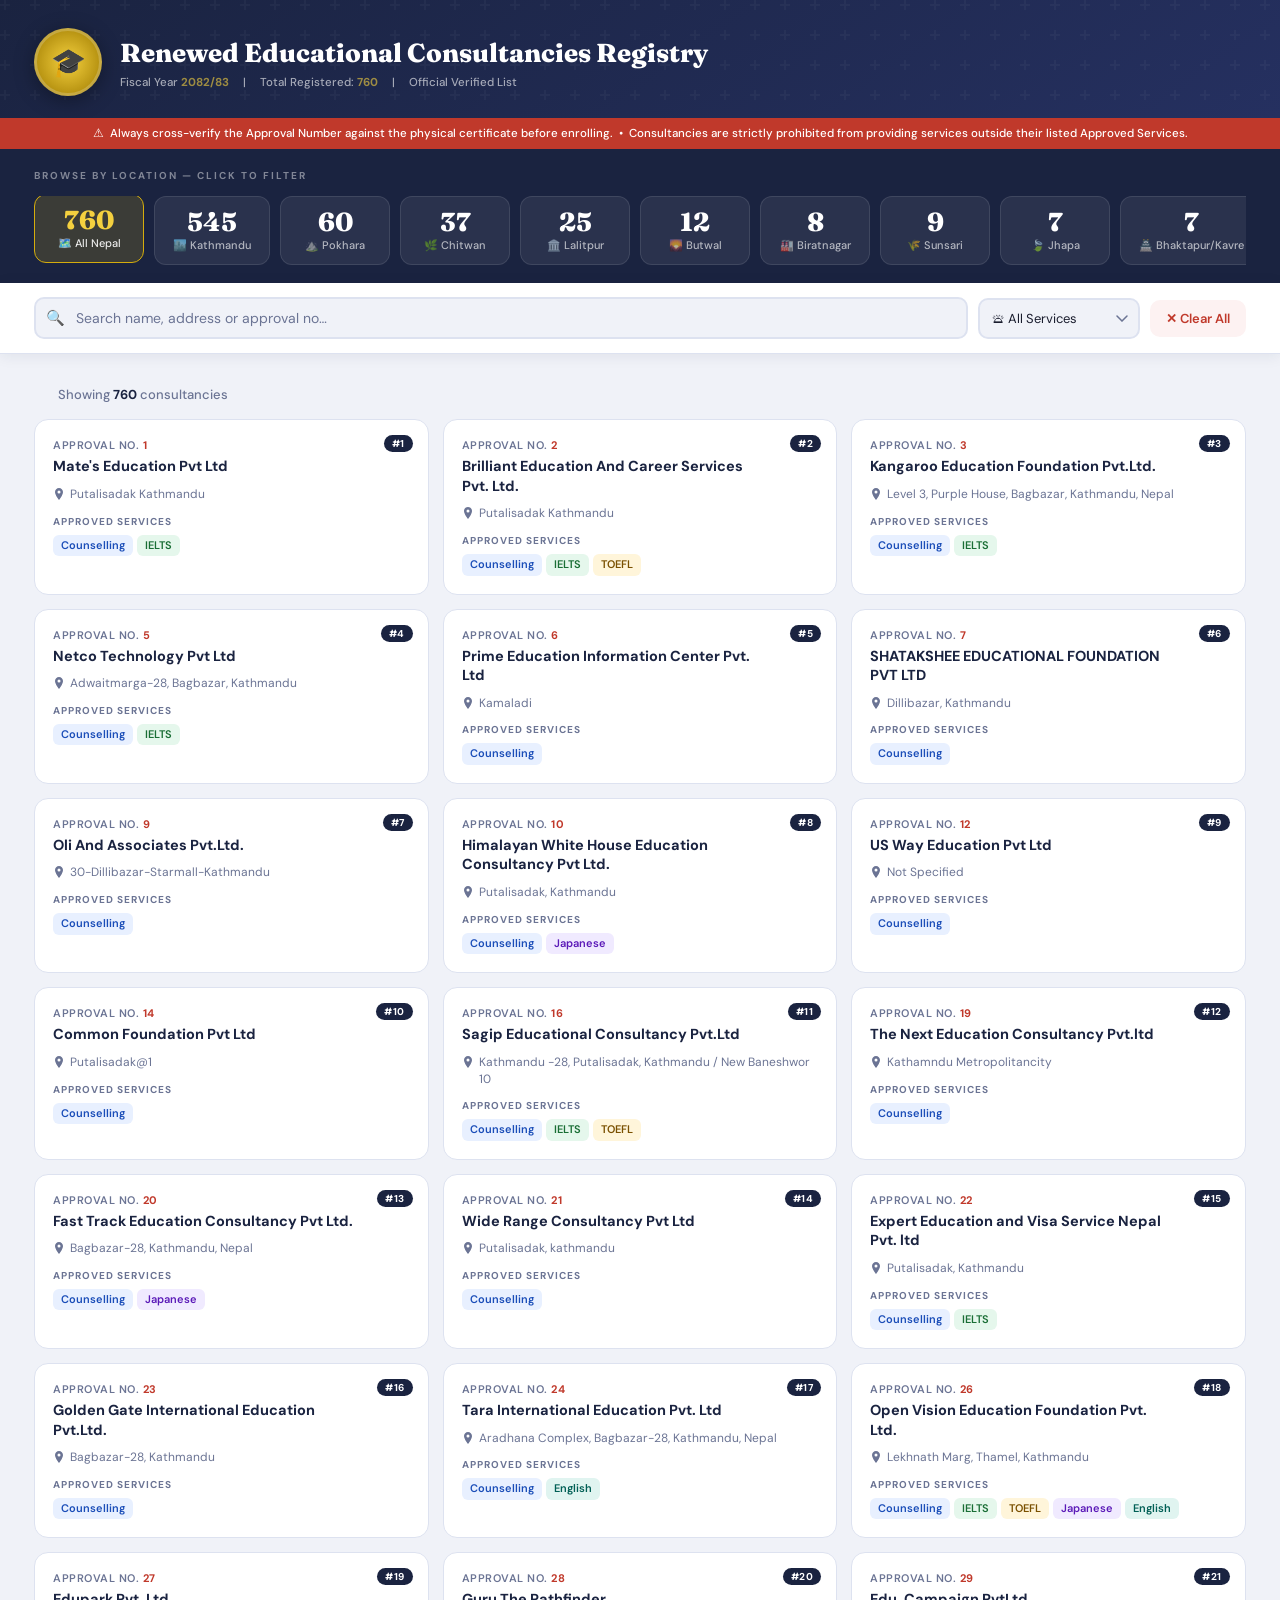
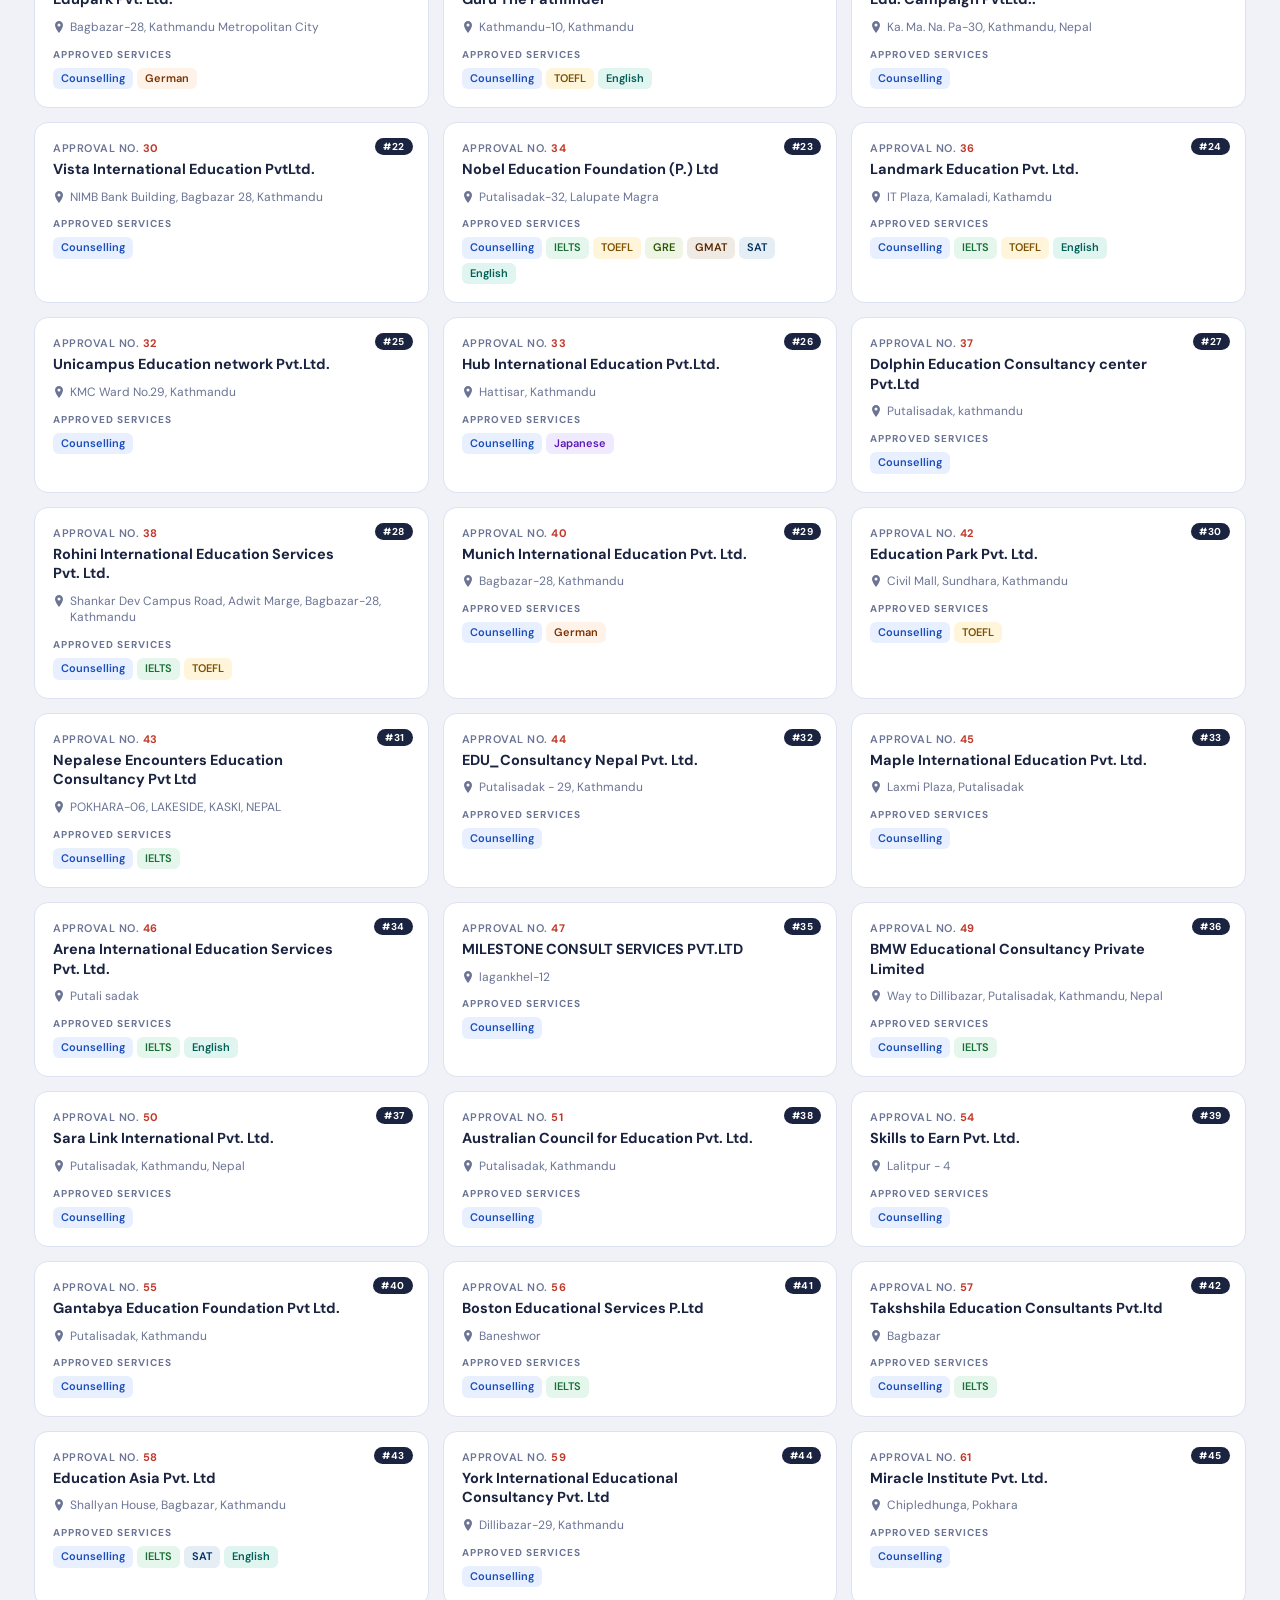
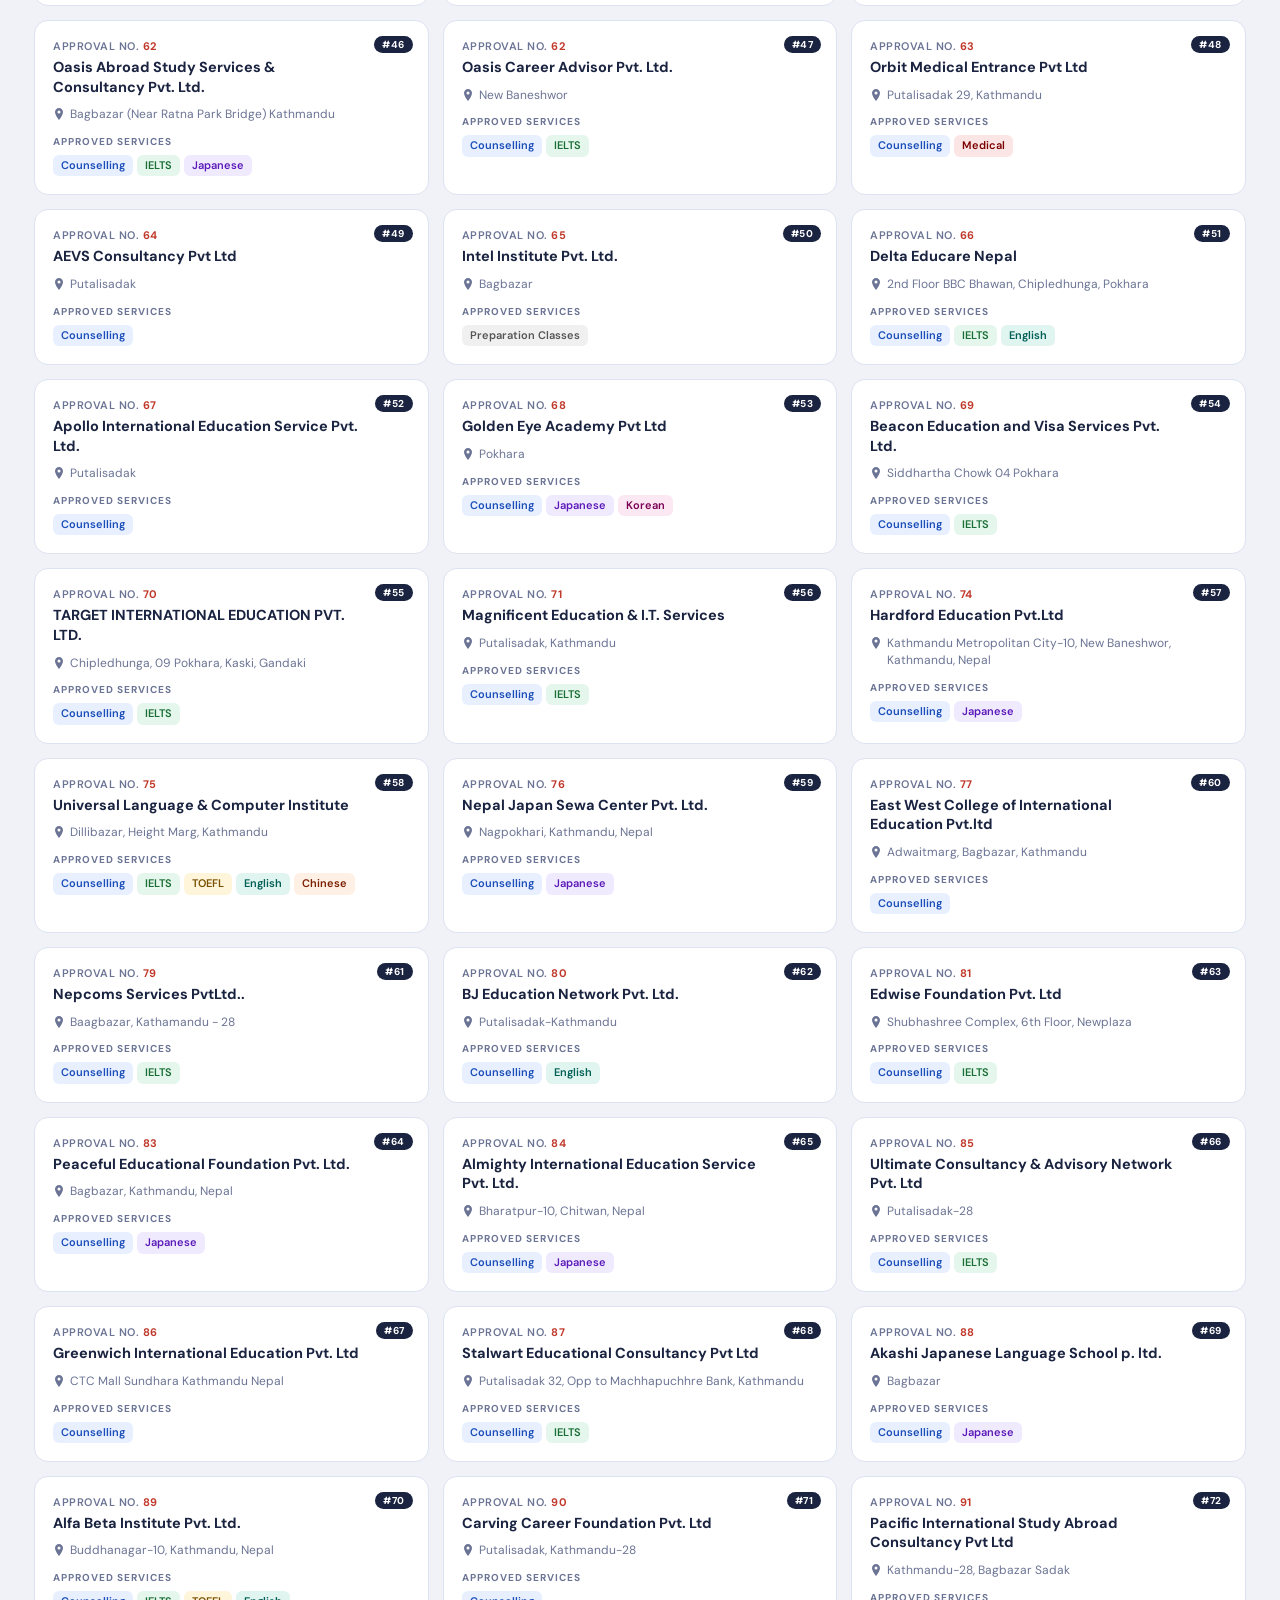
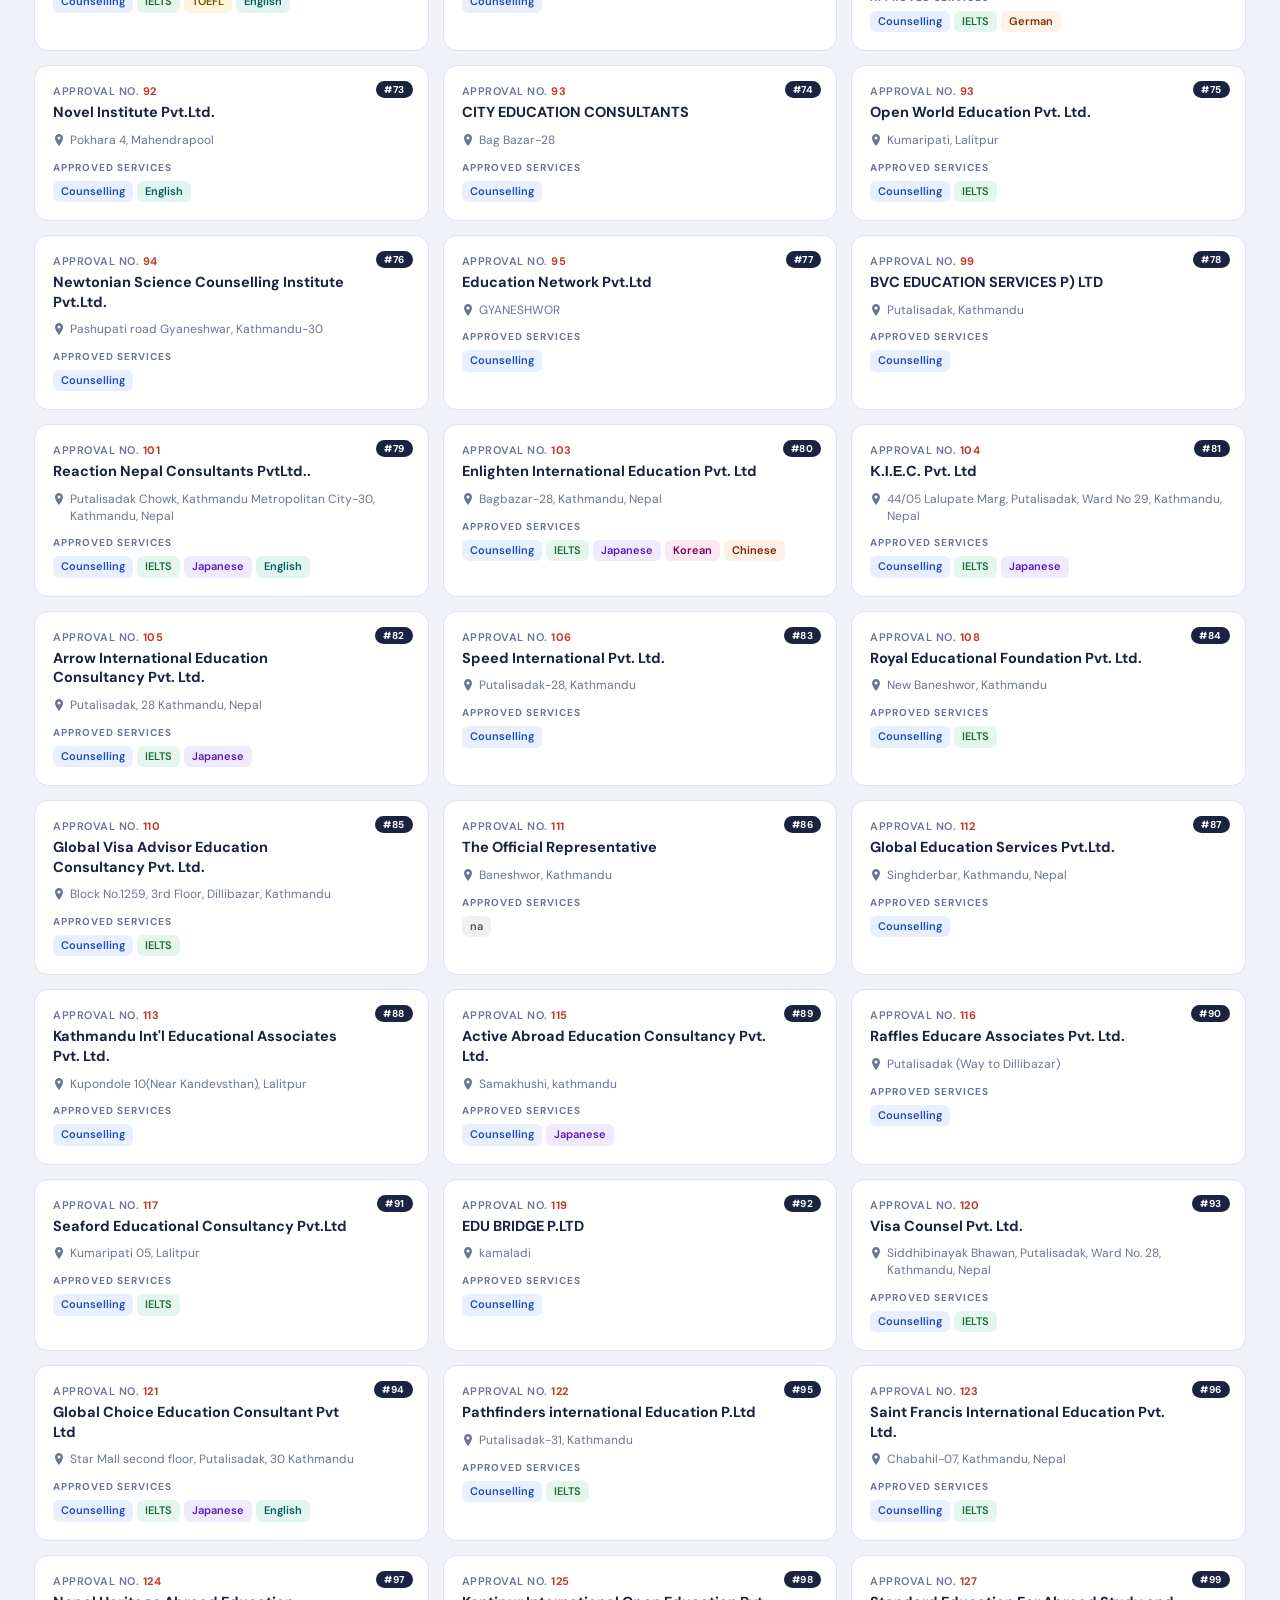
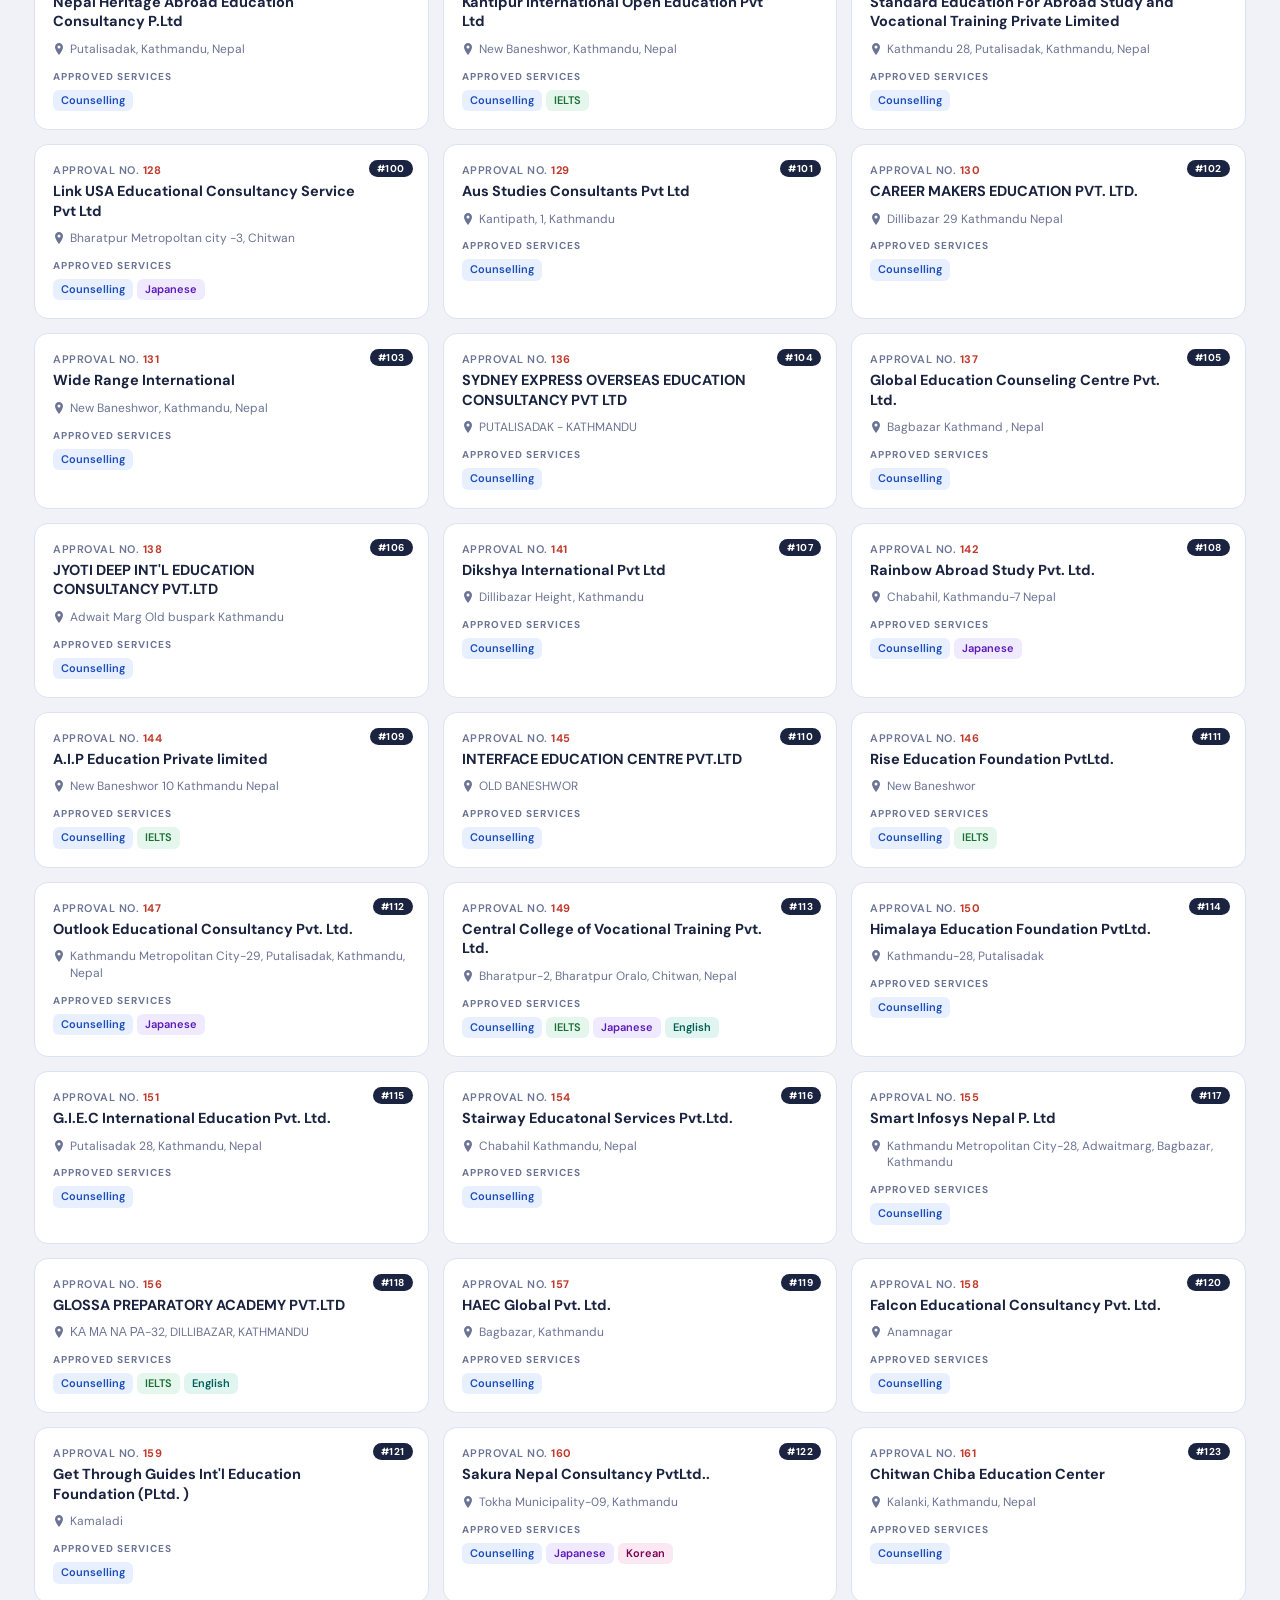
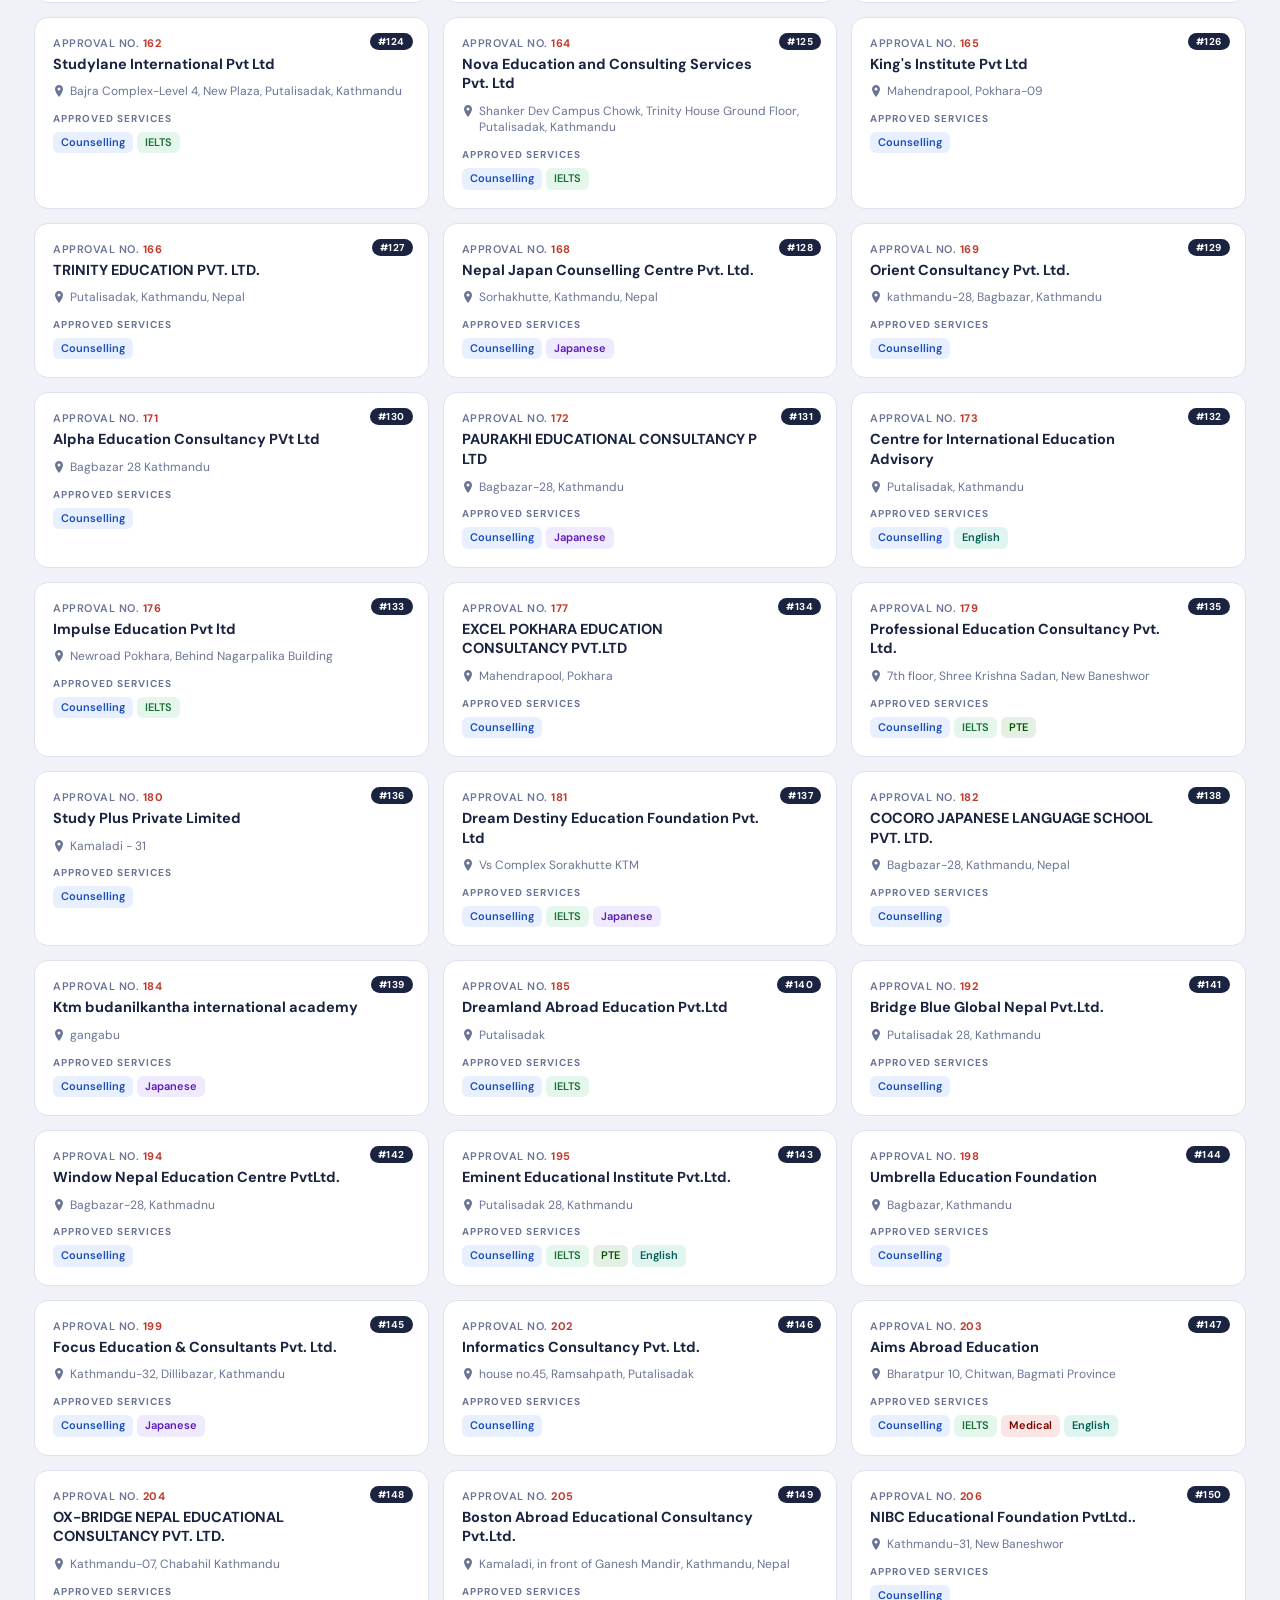
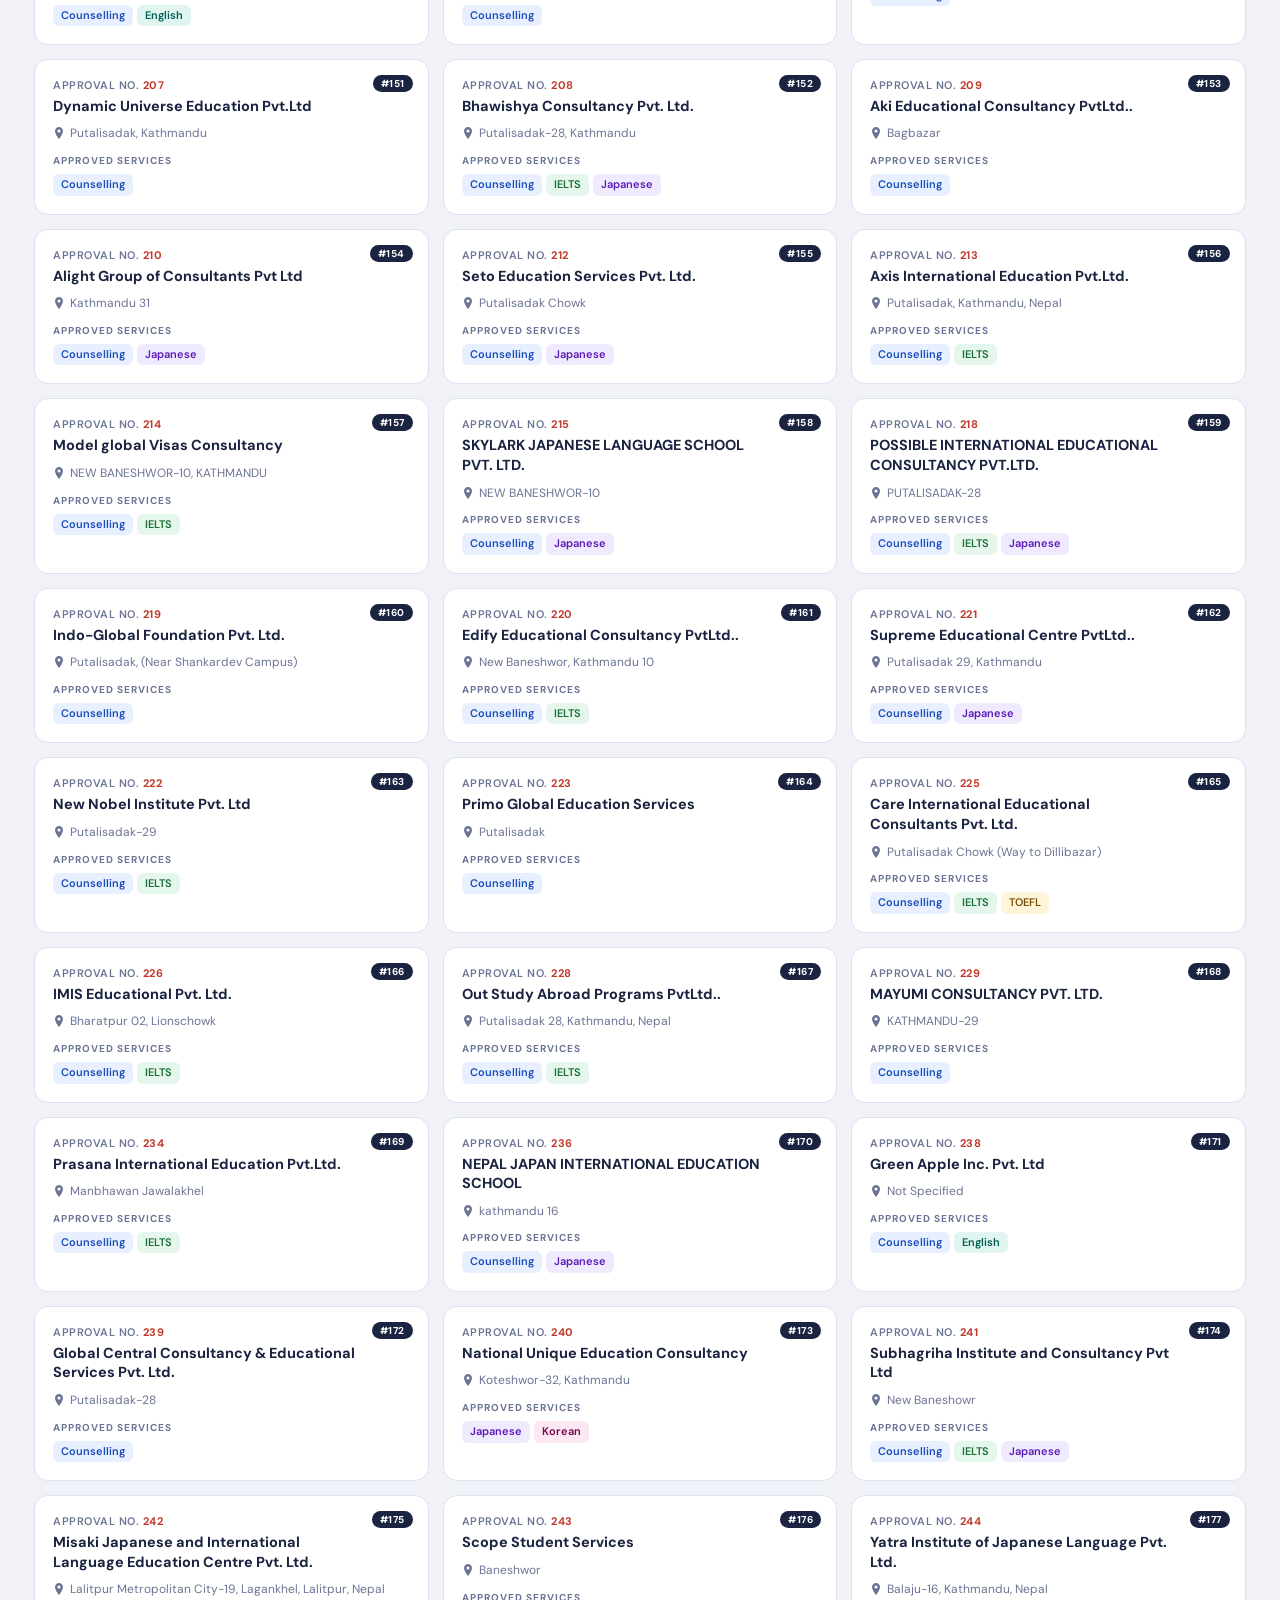
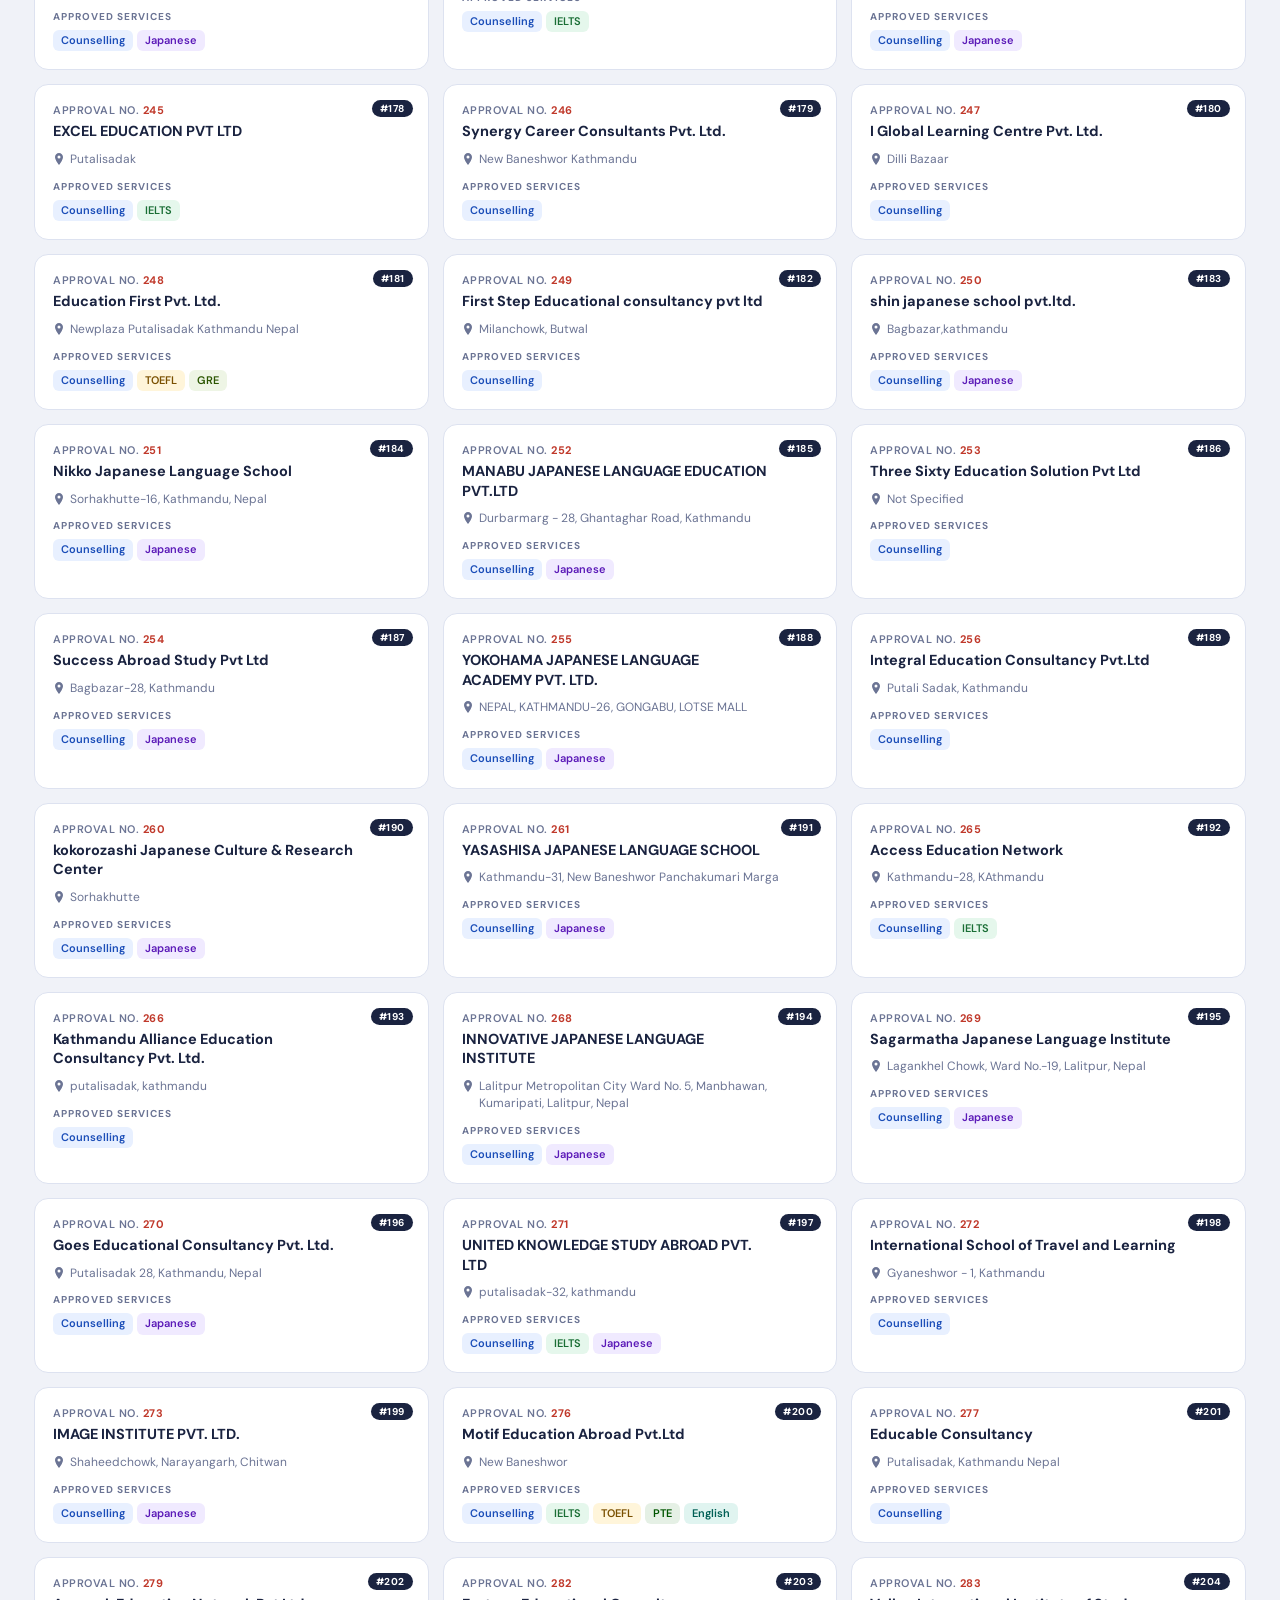
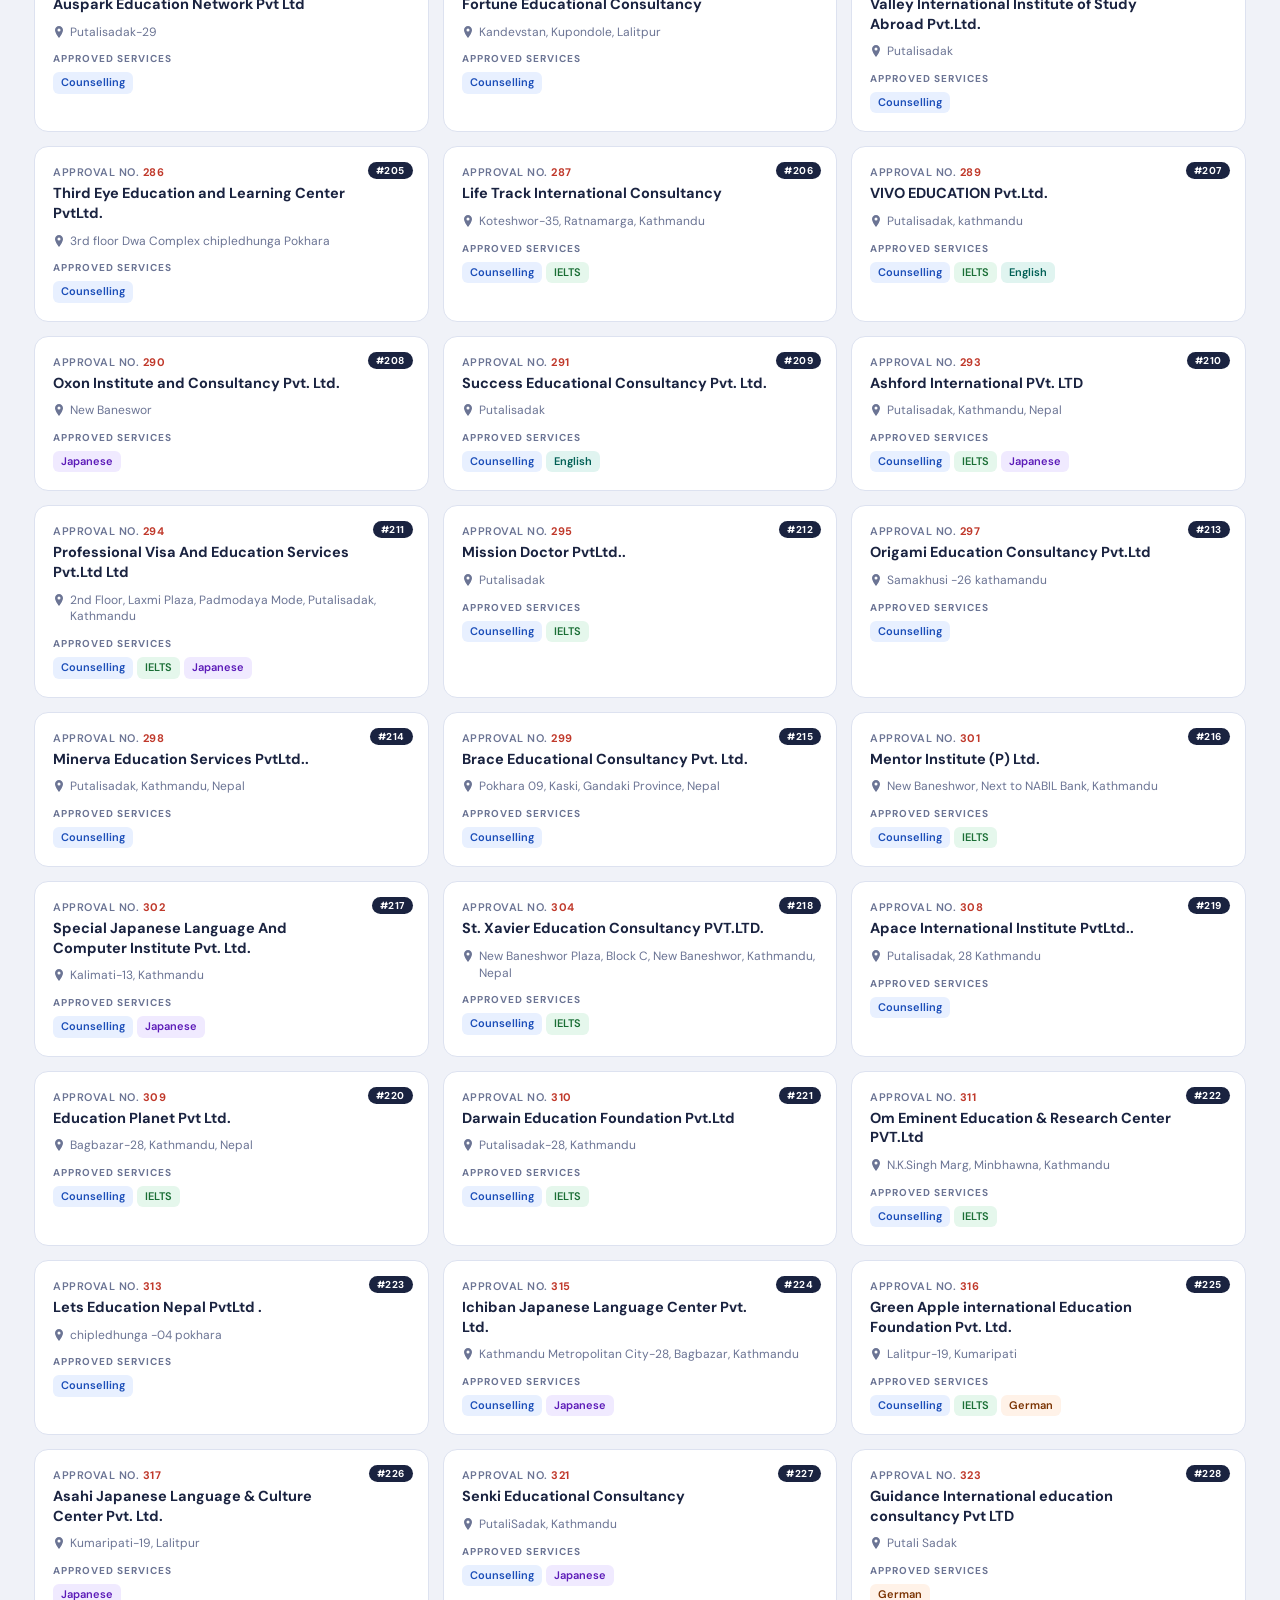
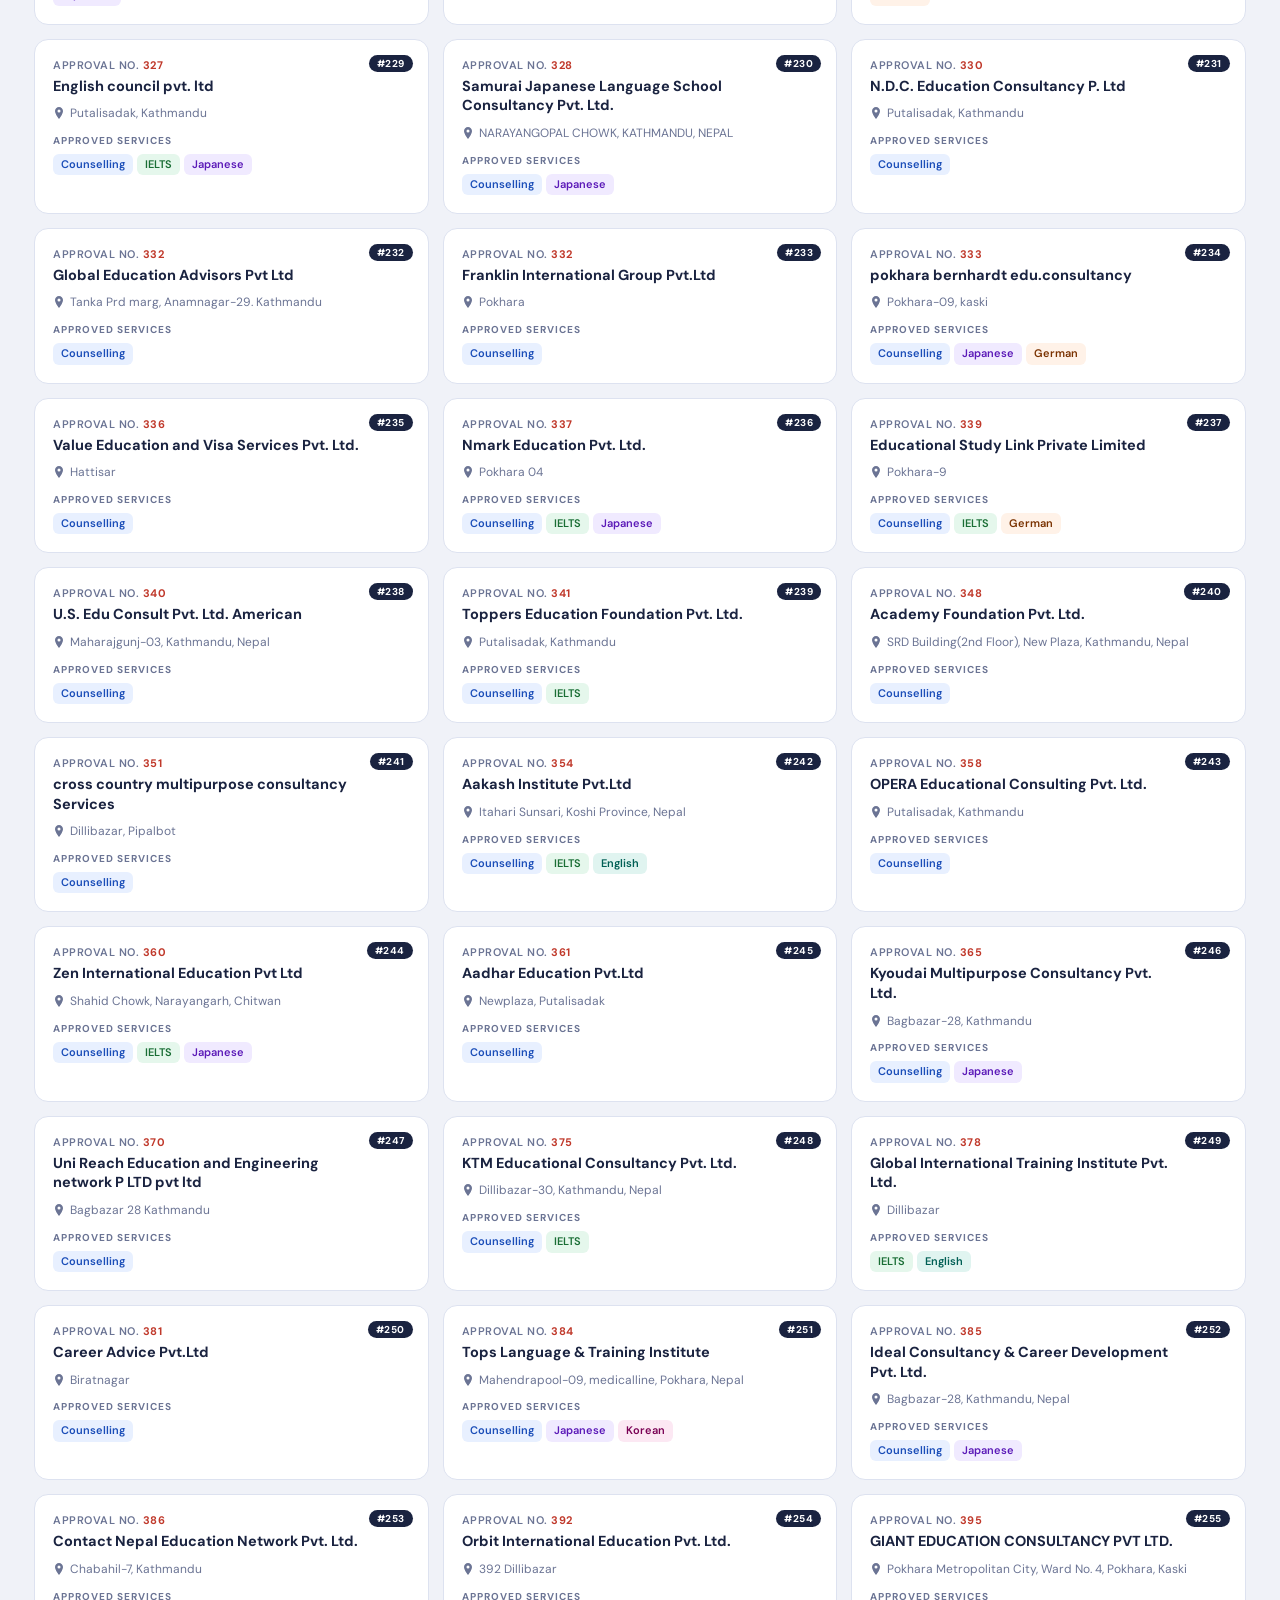
<file: index.html>
<!DOCTYPE html>
<html lang="en">
<head>
<meta charset="UTF-8">
<meta name="viewport" content="width=device-width, initial-scale=1.0">
<title>Renewed Consultancies Registry FY 2082/83 |</title>
<link href="https://fonts.googleapis.com/css2?family=DM+Sans:ital,wght@0,300;0,400;0,500;0,600;0,700;1,400&family=Fraunces:wght@700;800&display=swap" rel="stylesheet">
<link rel="stylesheet" href="styles.css">
</head>
<body>
<noscript><div style="padding:16px;background:#fff3cd;color:#4f3b00;text-align:center;font-family:Arial,sans-serif;">This registry requires JavaScript. Please enable JavaScript to view the consultancy list.</div></noscript>

<header>
  <div class="hdr-inner">
    <div class="hdr-badge">🎓</div>
    <div>
      <div class="hdr-sub"></div>
      <div class="hdr-title">Renewed Educational Consultancies Registry</div>
      <div class="hdr-meta">
        <span>Fiscal Year <b>2082/83</b></span>
        <span>|</span>
        <span>Total Registered: <b id="totalCount">–</b></span>
        <span>|</span>
        <span>Official Verified List</span>
      </div>
    </div>
  </div>
</header>

<div class="notice">
  ⚠&nbsp; Always cross-verify the Approval Number against the physical certificate before enrolling.
  &nbsp;•&nbsp; Consultancies are strictly prohibited from providing services outside their listed Approved Services.
</div>

<div class="loc-section">
  <div class="loc-inner">
    <div class="loc-label">Browse by Location — click to filter</div>
    <div class="loc-cards" id="locCards"></div>
  </div>
</div>

<div class="search-wrap">
  <div class="search-inner">
    <div class="search-box">
      <span class="s-icon">🔍</span>
      <input type="text" id="searchInput" placeholder="Search name, address or approval no…" autocomplete="off">
    </div>
    <select class="fsel" id="serviceFilter">
      <option value="">🛎 All Services</option>
      <option value="ielts">IELTS Preparation</option>
      <option value="toefl">TOEFL Preparation</option>
      <option value="pte">PTE Preparation</option>
      <option value="gre">GRE Preparation</option>
      <option value="gmat">GMAT Preparation</option>
      <option value="sat">SAT Preparation</option>
      <option value="medical">Medical Entrance</option>
      <option value="japanese">Japanese Language</option>
      <option value="english">English Language</option>
      <option value="german">German Language</option>
      <option value="korean">Korean Language</option>
      <option value="chinese">Chinese Language</option>
      <option value="french">French Language</option>
    </select>
    <button class="clear-btn" onclick="clearAll()">✕ Clear All</button>
  </div>
</div>

<div class="main">
  <div class="stats-bar">
    <div class="res-count">Showing <strong id="shownCount">–</strong> consultancies</div>
    <div class="chips" id="chips"></div>
  </div>
  <div class="grid" id="grid"></div>
</div>

<footer>
  <strong>Ministry of Education &amp; Sports — Government of Nepal</strong><br>
  Renewed Educational Consultancies Master Registry &bull; FY 2082/83<br>
  This is an official verified list. Always verify the physical approval certificate before enrolling.
</footer>

<script src="script.js" defer></script>
</body>
</html>
</file>
<file: styles.css>
:root {
  --navy:#1a2340; --navy2:#253060; --red:#C0392B; --red2:#e74c3c;
  --gold:#D4AC0D; --gold2:#f4d03f;
  --bg:#f0f2f8; --card:#fff; --border:#dde2f0;
  --text:#1a1d2e; --muted:#6b7494;
  --b-blue:#e8f0ff; --b-blue-t:#1a4db8;
  --b-green:#e5f7ec; --b-green-t:#1a6e35;
  --b-amber:#fff5da; --b-amber-t:#7a5000;
  --b-purple:#f0eaff; --b-purple-t:#5b1ab8;
  --b-teal:#e0f4f0; --b-teal-t:#005f55;
}
*{box-sizing:border-box;margin:0;padding:0}
body{font-family:'DM Sans',sans-serif;background:var(--bg);color:var(--text);min-height:100vh}

/* HEADER */
header{background:linear-gradient(145deg,var(--navy) 0%,var(--navy2) 100%);color:#fff;position:relative;overflow:hidden}
header::after{content:'';position:absolute;inset:0;background:url("data:image/svg+xml,%3Csvg width='60' height='60' viewBox='0 0 60 60' xmlns='http://www.w3.org/2000/svg'%3E%3Cg fill='%23fff' fill-opacity='0.03'%3E%3Cpath d='M36 34v-4h-2v4h-4v2h4v4h2v-4h4v-2h-4zm0-30V0h-2v4h-4v2h4v4h2V6h4V4h-4zM6 34v-4H4v4H0v2h4v4h2v-4h4v-2H6zM6 4V0H4v4H0v2h4v4h2V6h4V4H6z'/%3E%3C/g%3E%3C/svg%3E");pointer-events:none}
.hdr-inner{max-width:1260px;margin:0 auto;padding:28px 24px 22px;display:flex;align-items:center;gap:18px;position:relative;z-index:1}
.hdr-badge{width:68px;height:68px;flex-shrink:0;background:radial-gradient(circle,var(--gold2),#a07c00);border-radius:50%;display:flex;align-items:center;justify-content:center;font-size:28px;box-shadow:0 4px 20px rgba(0,0,0,.35);border:3px solid rgba(255,255,255,.2)}
.hdr-sub{font-size:10.5px;font-weight:700;letter-spacing:2px;text-transform:uppercase;opacity:.6;margin-bottom:4px}
.hdr-title{font-family:'Fraunces',serif;font-size:clamp(18px,3vw,26px);font-weight:800;line-height:1.2;margin-bottom:6px}
.hdr-meta{display:flex;gap:14px;flex-wrap:wrap}
.hdr-meta span{font-size:11.5px;opacity:.6;font-weight:500}
.hdr-meta b{color:var(--gold2);opacity:1}

/* NOTICE */
.notice{background:var(--red);color:#fff;font-size:11.5px;font-weight:500;padding:7px 24px;text-align:center;line-height:1.5}

/* LOCATION STAT CARDS */
.loc-section{background:var(--navy);padding:20px 0 0}
.loc-inner{max-width:1260px;margin:0 auto;padding:0 24px}
.loc-label{font-size:10px;font-weight:700;letter-spacing:2px;text-transform:uppercase;color:rgba(255,255,255,.45);margin-bottom:14px}
.loc-cards{display:flex;gap:10px;flex-wrap:nowrap;overflow-x:auto;padding-bottom:18px;scrollbar-width:thin;scrollbar-color:rgba(255,255,255,.15) transparent}
.loc-cards::-webkit-scrollbar{height:4px}
.loc-cards::-webkit-scrollbar-thumb{background:rgba(255,255,255,.15);border-radius:4px}
.loc-card{flex-shrink:0;background:rgba(255,255,255,.07);border:1.5px solid rgba(255,255,255,.1);border-radius:12px;padding:12px 18px;cursor:pointer;transition:background .18s,border-color .18s,transform .15s;text-align:center;min-width:110px}
.loc-card:hover{background:rgba(255,255,255,.13);border-color:rgba(255,255,255,.25);transform:translateY(-1px)}
.loc-card.active{background:rgba(212,172,13,.18);border-color:var(--gold);transform:translateY(-2px)}
.loc-card .loc-num{font-family:'Fraunces',serif;font-size:26px;font-weight:800;color:#fff;line-height:1;margin-bottom:3px}
.loc-card .loc-name{font-size:11px;color:rgba(255,255,255,.65);font-weight:500;white-space:nowrap}
.loc-card.active .loc-num{color:var(--gold2)}
.loc-card.active .loc-name{color:rgba(255,255,255,.9)}

/* STICKY SEARCH */
.search-wrap{background:var(--card);border-bottom:1px solid var(--border);position:sticky;top:0;z-index:100;box-shadow:0 2px 14px rgba(26,35,64,.08)}
.search-inner{max-width:1260px;margin:0 auto;padding:14px 24px;display:flex;gap:10px;align-items:center;flex-wrap:wrap}
.search-box{flex:1;min-width:180px;position:relative}
.search-box input{width:100%;padding:10px 14px 10px 40px;border:2px solid var(--border);border-radius:10px;font-size:14px;font-family:'DM Sans',sans-serif;color:var(--text);background:var(--bg);transition:border-color .2s,box-shadow .2s;outline:none}
.search-box input:focus{border-color:var(--navy);box-shadow:0 0 0 3px rgba(26,35,64,.1);background:#fff}
.search-box input::placeholder{color:var(--muted)}
.s-icon{position:absolute;left:12px;top:50%;transform:translateY(-50%);color:var(--muted);font-size:15px}
.fsel{padding:10px 30px 10px 12px;border:2px solid var(--border);border-radius:10px;font-size:13px;font-family:'DM Sans',sans-serif;color:var(--text);background:var(--bg);cursor:pointer;outline:none;min-width:148px;transition:border-color .2s;appearance:none;background-image:url("data:image/svg+xml,%3Csvg xmlns='http://www.w3.org/2000/svg' width='12' height='7' viewBox='0 0 12 7'%3E%3Cpath d='M1 1l5 5 5-5' stroke='%236b7494' stroke-width='1.5' fill='none' stroke-linecap='round'/%3E%3C/svg%3E");background-repeat:no-repeat;background-position:right 10px center}
.fsel:focus{border-color:var(--navy)}
.clear-btn{padding:10px 16px;border:none;border-radius:10px;background:#fdf2f2;color:var(--red);font-size:13px;font-weight:600;font-family:'DM Sans',sans-serif;cursor:pointer;transition:background .2s;white-space:nowrap}
.clear-btn:hover{background:#fce}

/* STATS BAR */
.stats-bar{max-width:1260px;margin:0 auto;padding:14px 24px 0;display:flex;align-items:center;gap:14px;flex-wrap:wrap}
.res-count{font-size:13px;color:var(--muted);font-weight:500}
.res-count strong{color:var(--navy);font-weight:700}
.chips{display:flex;gap:6px;flex-wrap:wrap}
.chip{padding:3px 10px;border-radius:20px;font-size:11px;font-weight:600;background:var(--navy);color:#fff;display:flex;align-items:center;gap:4px}
.chip button{background:none;border:none;color:rgba(255,255,255,.65);cursor:pointer;font-size:12px;padding:0;line-height:1}

/* GRID */
.main{max-width:1260px;margin:0 auto;padding:18px 24px 60px}
.grid{display:grid;grid-template-columns:repeat(auto-fill,minmax(330px,1fr));gap:14px;margin-top:16px}

/* CARD */
.card{background:var(--card);border-radius:14px;border:1.5px solid var(--border);padding:18px;transition:transform .17s,box-shadow .17s,border-color .17s;position:relative;overflow:hidden}
.card:hover{transform:translateY(-2px);box-shadow:0 8px 28px rgba(26,35,64,.11);border-color:#c0ccee}
.card-sn{position:absolute;top:15px;right:15px;background:var(--navy);color:#fff;font-size:10px;font-weight:700;padding:2px 8px;border-radius:20px;letter-spacing:.5px}
.card-appr{font-size:11px;color:var(--muted);font-weight:600;letter-spacing:.5px;text-transform:uppercase;margin-bottom:5px}
.card-appr b{color:var(--red)}
.card-name{font-size:14.5px;font-weight:700;color:var(--navy);line-height:1.35;margin-bottom:9px;padding-right:50px}
.card-addr{display:flex;align-items:flex-start;gap:5px;font-size:12px;color:var(--muted);margin-bottom:12px;line-height:1.4}
.card-addr svg{flex-shrink:0;margin-top:1px}
.svc-label{font-size:10px;font-weight:700;letter-spacing:1px;text-transform:uppercase;color:var(--muted);margin-bottom:7px}
.tags{display:flex;flex-wrap:wrap;gap:4px}
.tag{padding:3px 8px;border-radius:6px;font-size:11px;font-weight:600;line-height:1.4}
.tc{background:var(--b-blue);color:var(--b-blue-t)}
.ti{background:var(--b-green);color:var(--b-green-t)}
.tt{background:var(--b-amber);color:var(--b-amber-t)}
.tj{background:var(--b-purple);color:var(--b-purple-t)}
.te{background:var(--b-teal);color:var(--b-teal-t)}
.tg{background:#fff2e8;color:#7a3200}
.tk{background:#fce8f3;color:#7a0054}
.tch{background:#fff0e6;color:#7a2000}
.tgre{background:#eef5e5;color:#2a5500}
.tgma{background:#f0eae5;color:#5a2a00}
.tsa{background:#e5eef5;color:#003060}
.tme{background:#fce5e5;color:#7a0000}
.tpt{background:#e5f0e5;color:#005500}
.to{background:#f0f0f0;color:#555}

/* EMPTY */
.empty{grid-column:1/-1;text-align:center;padding:80px 20px}
.empty-icon{font-size:52px;opacity:.35;margin-bottom:14px}
.empty h3{font-size:19px;color:var(--navy);margin-bottom:6px;font-family:'Fraunces',serif}
.empty p{font-size:13px;color:var(--muted)}

/* FOOTER */
footer{background:var(--navy);color:rgba(255,255,255,.5);text-align:center;padding:18px 24px;font-size:11.5px;line-height:1.9}
footer strong{color:rgba(255,255,255,.8)}

mark{background:#fff2b0;color:inherit;border-radius:2px;padding:0 1px}

@media(max-width:640px){
  .hdr-inner{flex-direction:column;align-items:flex-start}
  .grid{grid-template-columns:1fr}
  .search-inner{flex-direction:column;align-items:stretch}
  .fsel,.clear-btn{width:100%}
  .loc-card{min-width:90px;padding:10px 12px}
  .loc-card .loc-num{font-size:22px}
}
</file>
